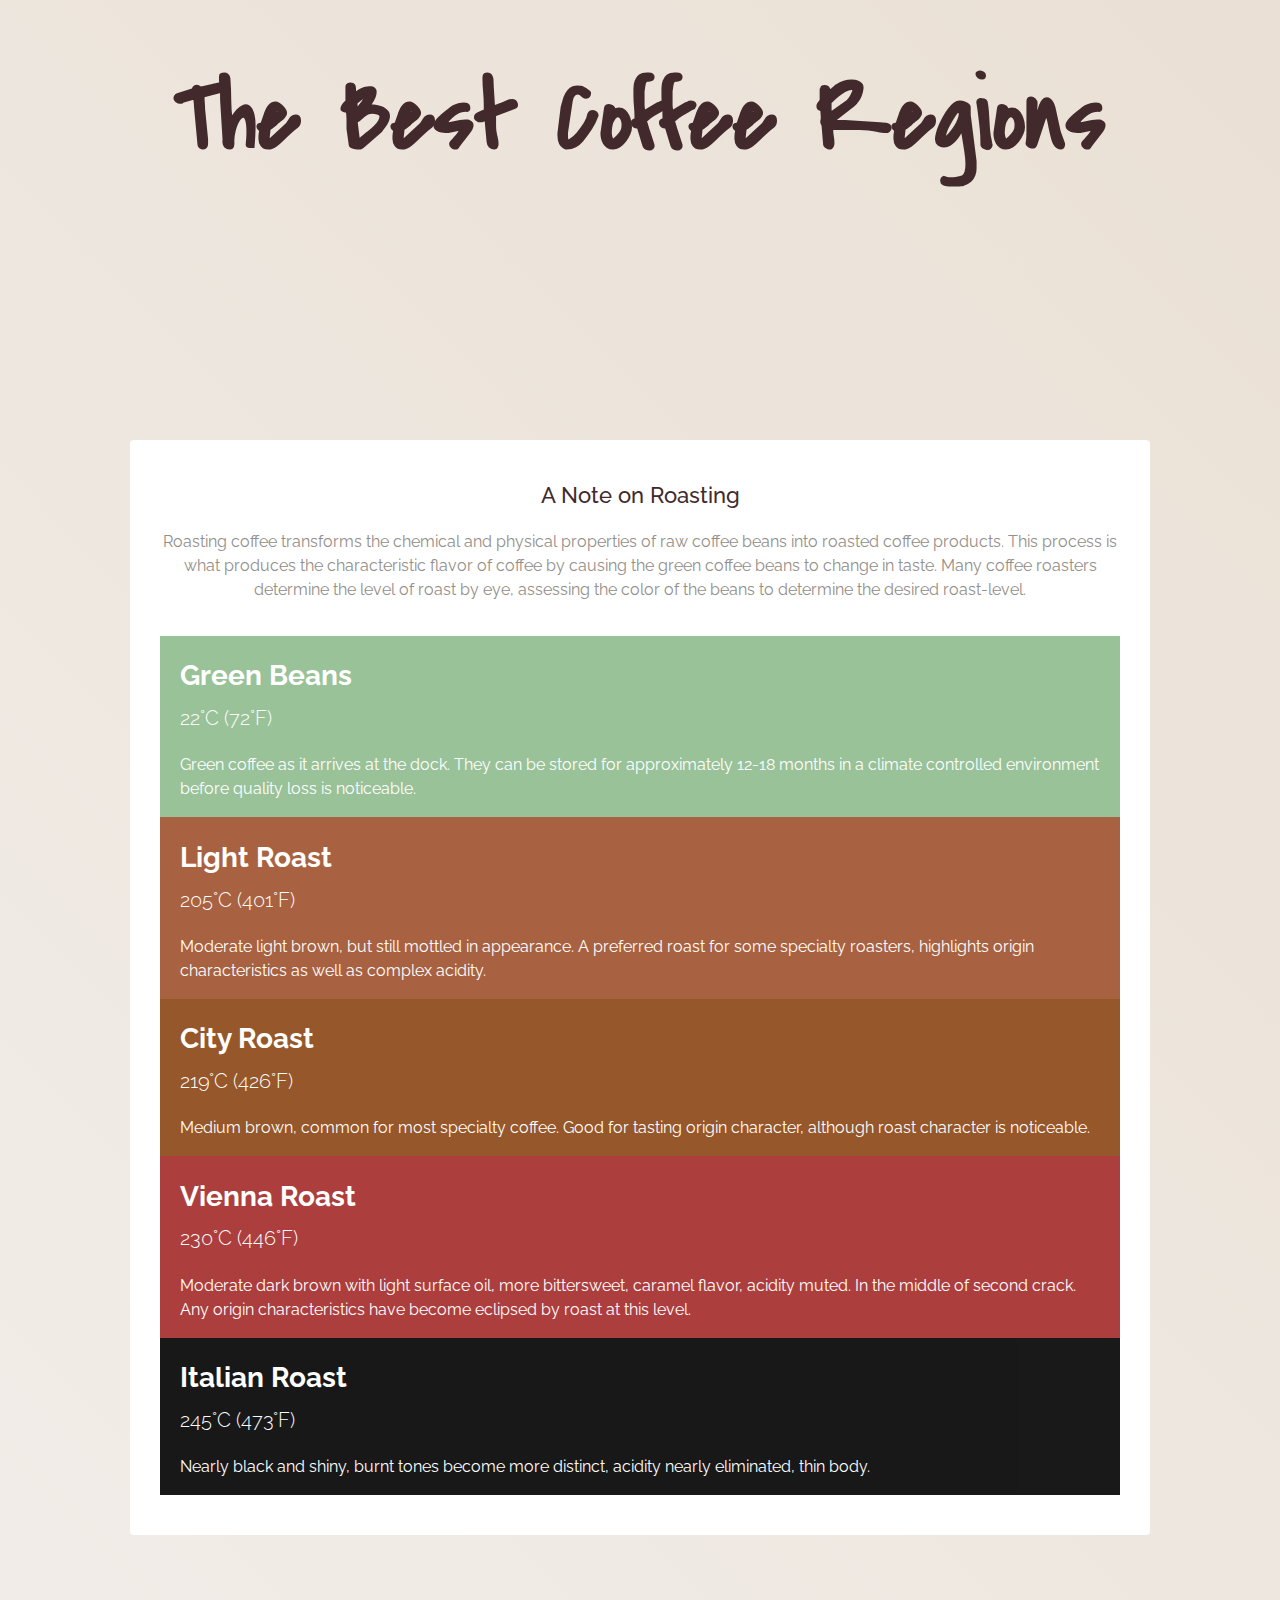
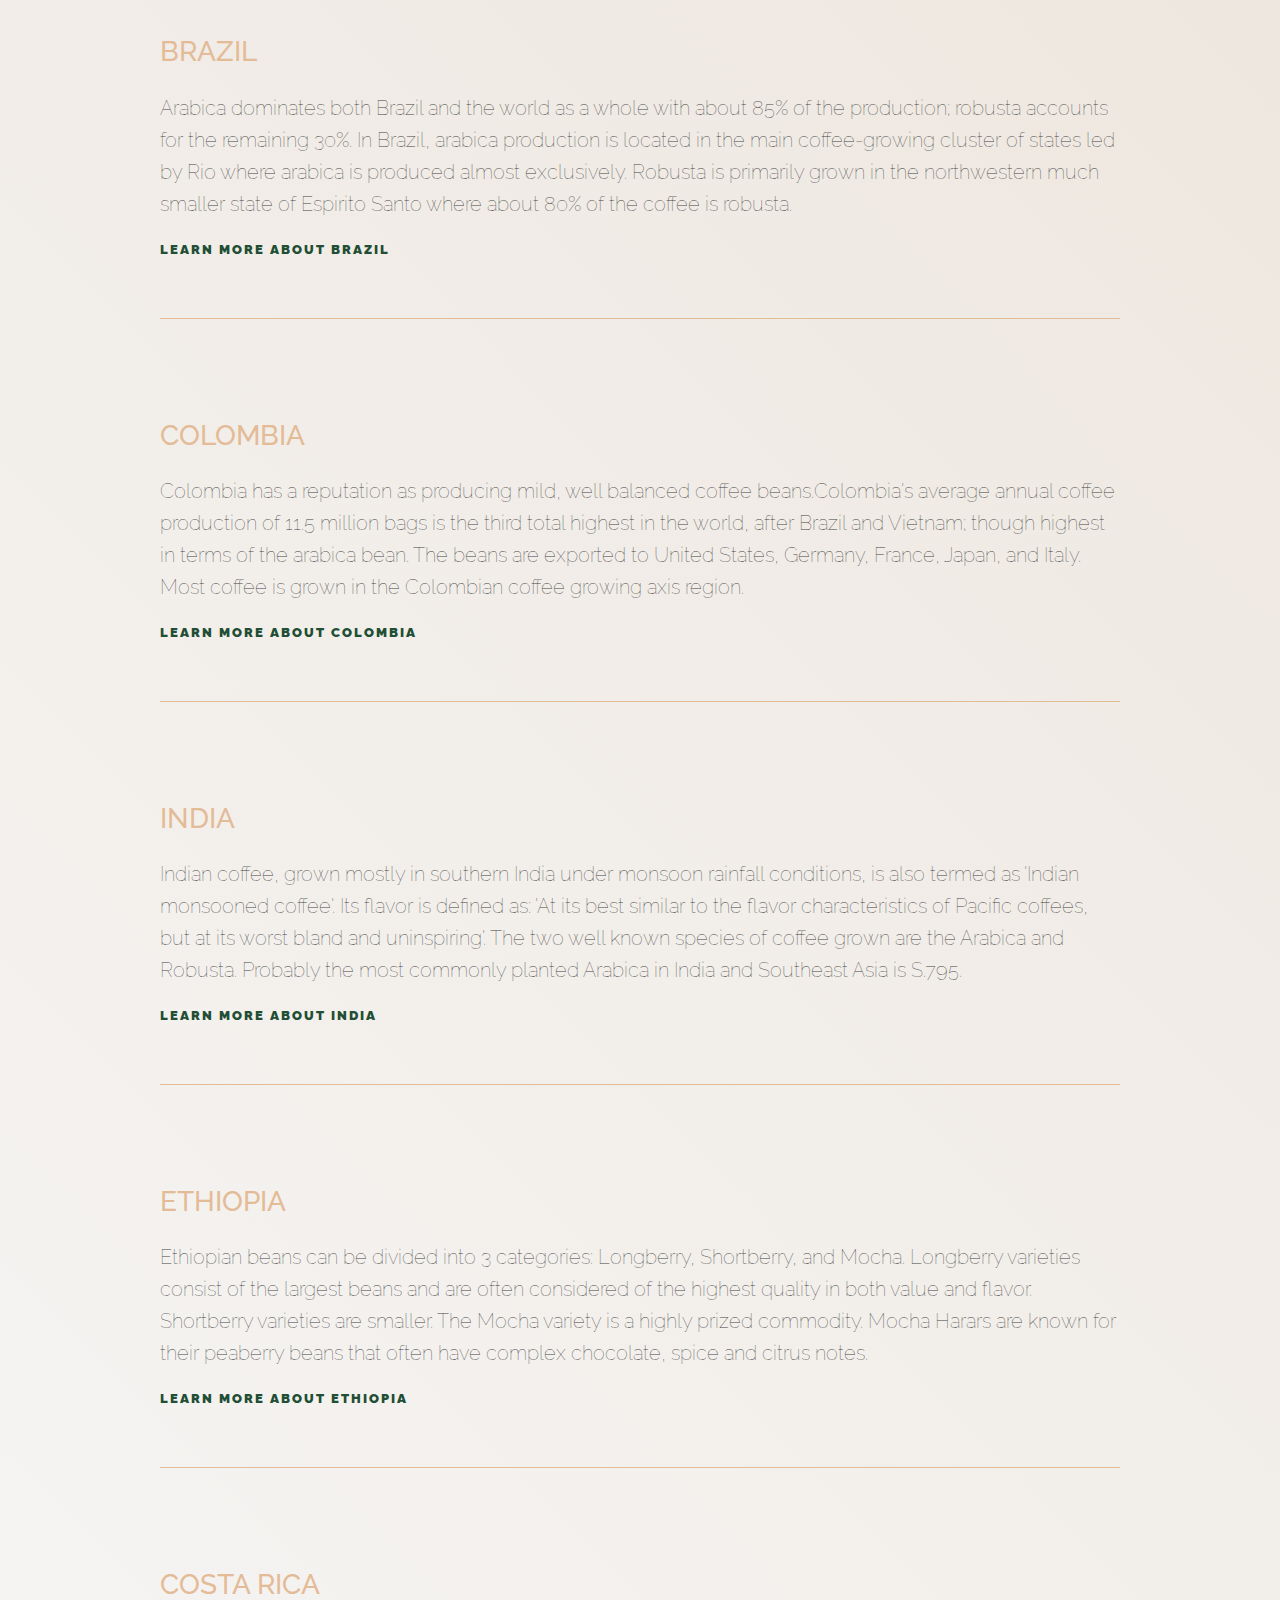
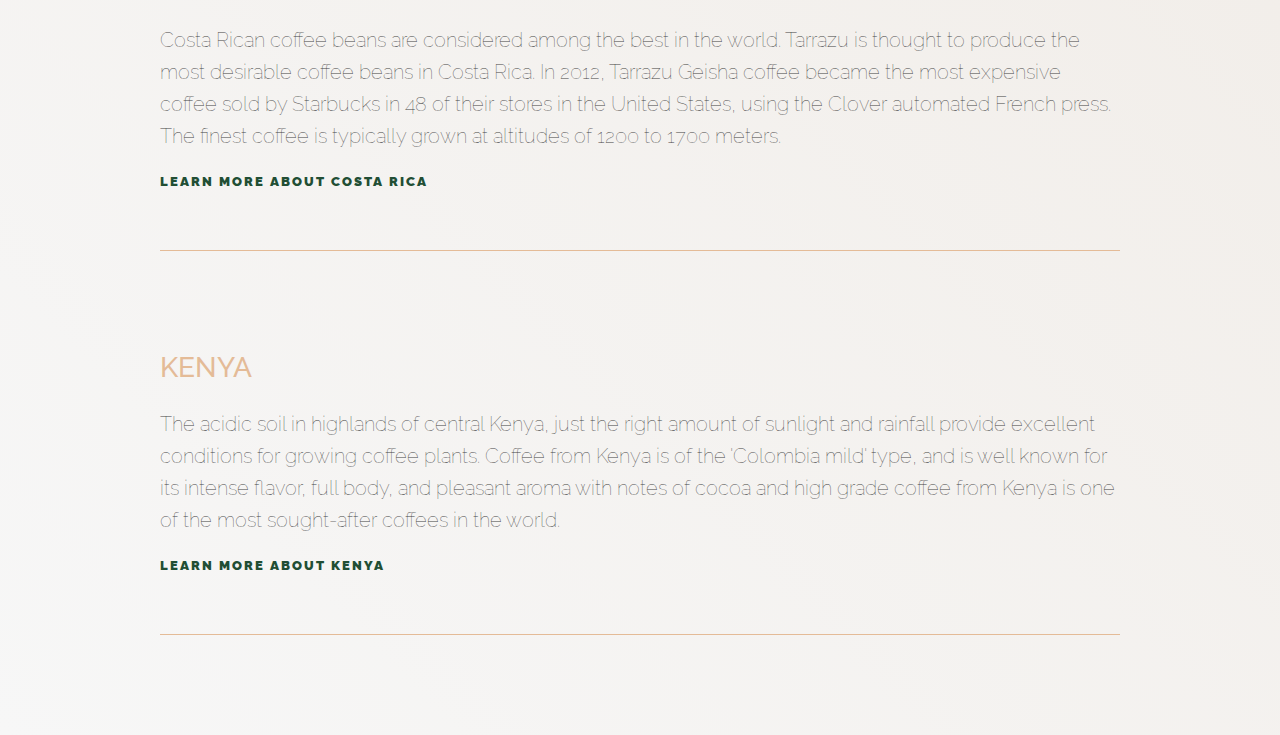
<file: Codemy/Coffee/index.html>
<!DOCTYPE html>
<html>
<head>
  <title>The Best Coffee - By Region</title>
  <link href='https://fonts.googleapis.com/css?family=Covered+By+Your+Grace|Raleway:100,500,600,800' rel='stylesheet'>
  <link rel='stylesheet' href='style.css'>
</head>
<body>

  <div class='header'>
    <h1>The Best Coffee Regions</h1>
  </div>

  <div class='roasting'>
    <h3>A Note on Roasting</h3>
    <p>Roasting coffee transforms the chemical and physical properties of raw coffee beans into roasted coffee products. This process is what produces the characteristic flavor of coffee by causing the green coffee beans to change in taste. Many coffee roasters determine the level of roast by eye, assessing the color of the beans to determine the desired roast-level.</p>
  <br>
      <div class='spectrum'>
        <div class='green'>
          <h4>Green Beans</h4>
          <h5>22&degC (72&degF)</h5>
          <p>Green coffee as it arrives at the dock. They can be stored for approximately 12-18 months in a climate controlled environment before quality loss is noticeable.</p>
        </div>
        <div class='light'>
          <h4>Light Roast</h4>
          <h5>205&degC (401&degF)</h5>
          <p>Moderate light brown, but still mottled in appearance. A preferred roast for some specialty roasters, highlights origin characteristics as well as complex acidity.</p>
        </div>
        <div class='city'>
          <h4>City Roast</h4>
          <h5>219&degC (426&degF)</h5>
          <p>Medium brown, common for most specialty coffee. Good for tasting origin character, although roast character is noticeable.</p>
        </div>
        <div class='vienna'>
          <h4>Vienna Roast</h4>
          <h5>230&degC (446&degF)</h5>
          <p>Moderate dark brown with light surface oil, more bittersweet, caramel flavor, acidity muted. In the middle of second crack. Any origin characteristics have become eclipsed by roast at this level.</p>
        </div>
        <div class='italian'>
          <h4>Italian Roast</h4>
          <h5>245&degC (473&degF)</h5>
          <p>Nearly black and shiny, burnt tones become more distinct, acidity nearly eliminated, thin body.</p>
        </div>
      </div>
  </div>

  <ul>
    <li>
      <h2>Brazil</h2>
      <p>Arabica dominates both Brazil and the world as a whole with about 85% of the production; robusta accounts for the remaining 30%. In Brazil, arabica production is located in the main coffee-growing cluster of states led by Rio where arabica is
        produced almost exclusively. Robusta is primarily grown in the northwestern much smaller state of Espirito Santo where about 80% of the coffee is robusta.</p>
      <a href='#'>Learn More about Brazil</a>
    </li>
    <li>
      <h2>Colombia</h2>
      <p>Colombia has a reputation as producing mild, well balanced coffee beans.Colombia's average annual coffee production of 11.5 million bags is the third total highest in the world, after Brazil and Vietnam; though highest in terms of the arabica
        bean. The beans are exported to United States, Germany, France, Japan, and Italy. Most coffee is grown in the Colombian coffee growing axis region.</p>
      <a href='#'>Learn More about Colombia</a>
    </li>
    <li>
      <h2>India</h2>
      <p>Indian coffee, grown mostly in southern India under monsoon rainfall conditions, is also termed as 'Indian monsooned coffee'. Its flavor is defined as: 'At its best similar to the flavor characteristics of Pacific coffees, but at its worst bland and uninspiring'. The two well known species of coffee grown are the Arabica and Robusta. Probably the most commonly planted Arabica in India and Southeast Asia is S.795.</p>
      <a href='#'>Learn More about India</a>
    </li>
    <li>
      <h2>Ethiopia</h2>
      <p>Ethiopian beans can be divided into 3 categories: Longberry, Shortberry, and Mocha. Longberry varieties consist of the largest beans and are often considered of the highest quality in both value and flavor. Shortberry varieties are smaller. The Mocha variety is a highly prized commodity. Mocha Harars are known for their peaberry beans that often have complex chocolate, spice and citrus notes.</p>
      <a href='#'>Learn More about Ethiopia</a>
    </li>
    <li>
      <h2>Costa Rica</h2>
      <p>Costa Rican coffee beans are considered among the best in the world. Tarrazu is thought to produce the most desirable coffee beans in Costa Rica. In 2012, Tarrazu Geisha coffee became the most expensive coffee sold by Starbucks in 48 of their stores in the United States, using the Clover automated French press. The finest coffee is typically grown at altitudes of 1200 to 1700 meters.</p>
      <a href='#'>Learn More about Costa Rica</a>
    </li>
    <li>
      <h2>Kenya</h2>
      <p>The acidic soil in highlands of central Kenya, just the right amount of sunlight and rainfall provide excellent conditions for growing coffee plants. Coffee from Kenya is of the 'Colombia mild' type, and is well known for its intense flavor, full body, and pleasant aroma with notes of cocoa and high grade coffee from Kenya is one of the most sought-after coffees in the world.</p>
      <a href='#'>Learn More about Kenya</a>
    </li>
  </ul>

</body>
</html>
</file>
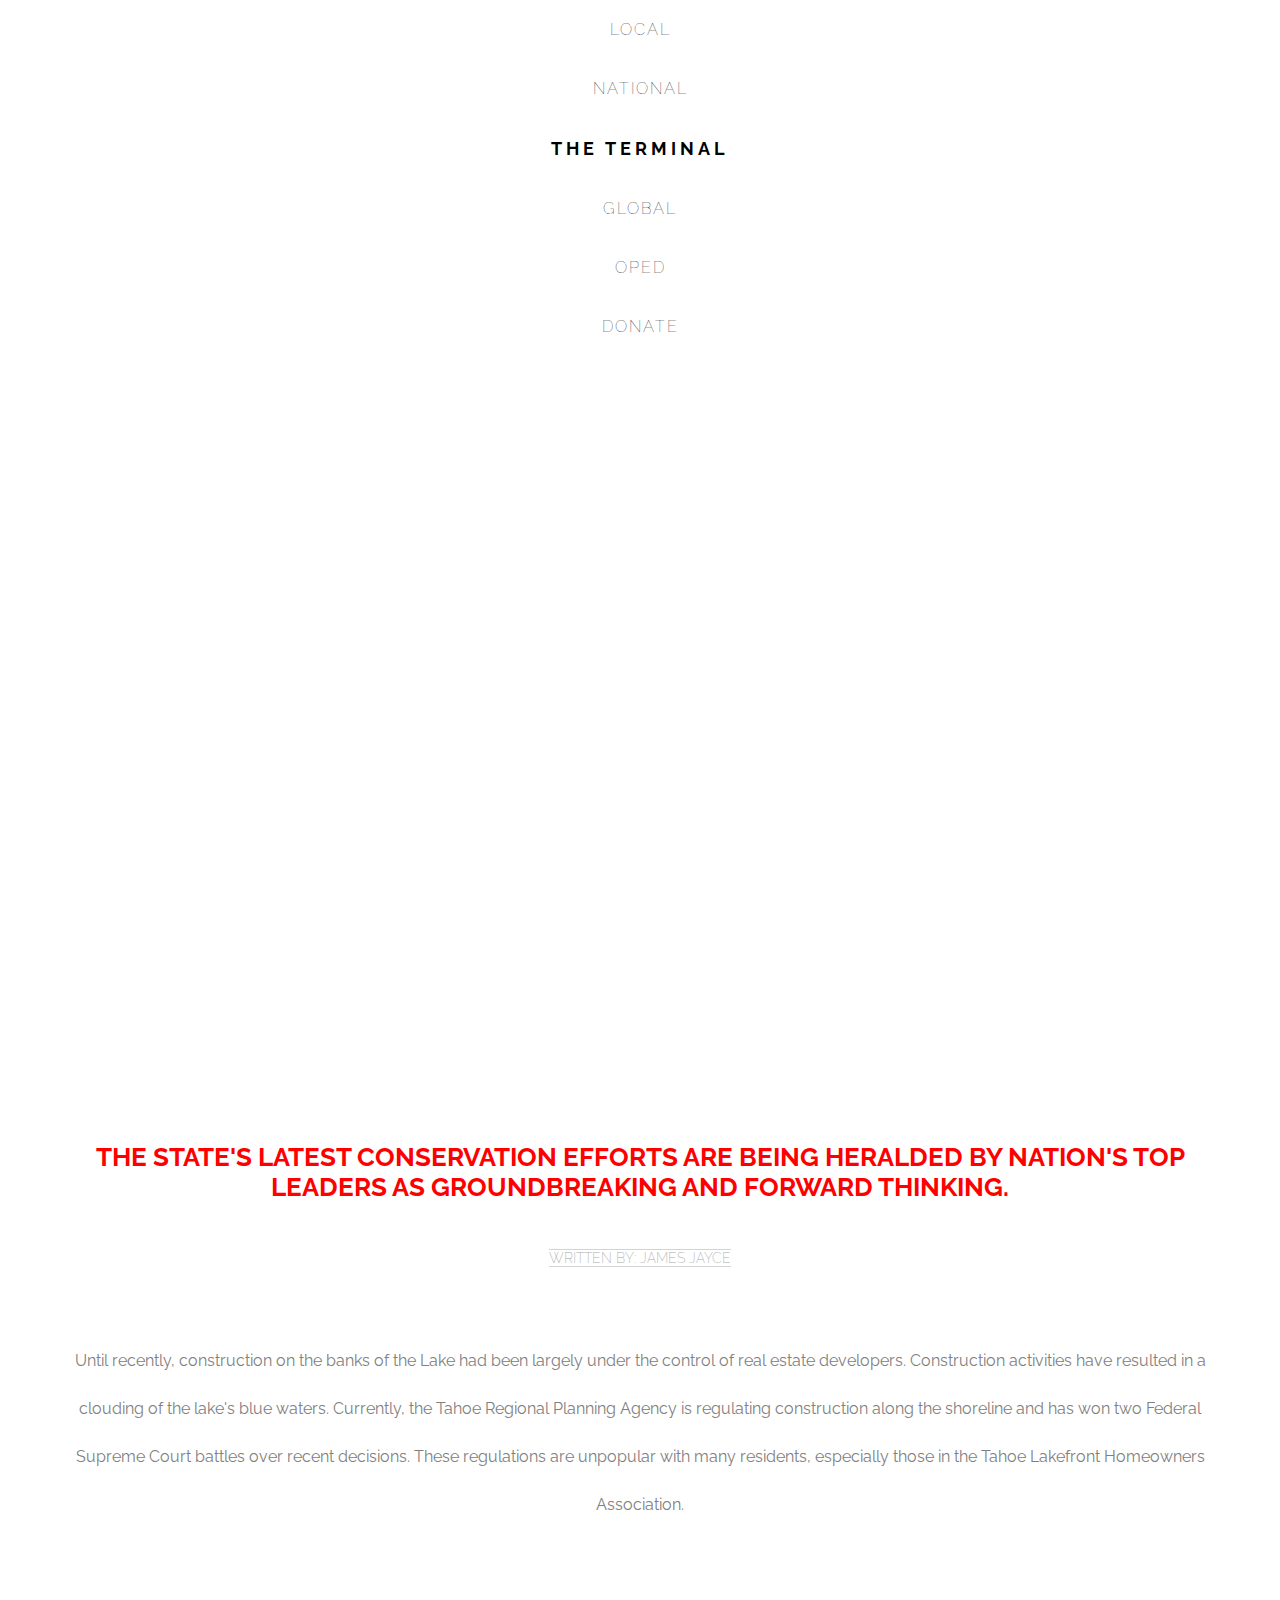
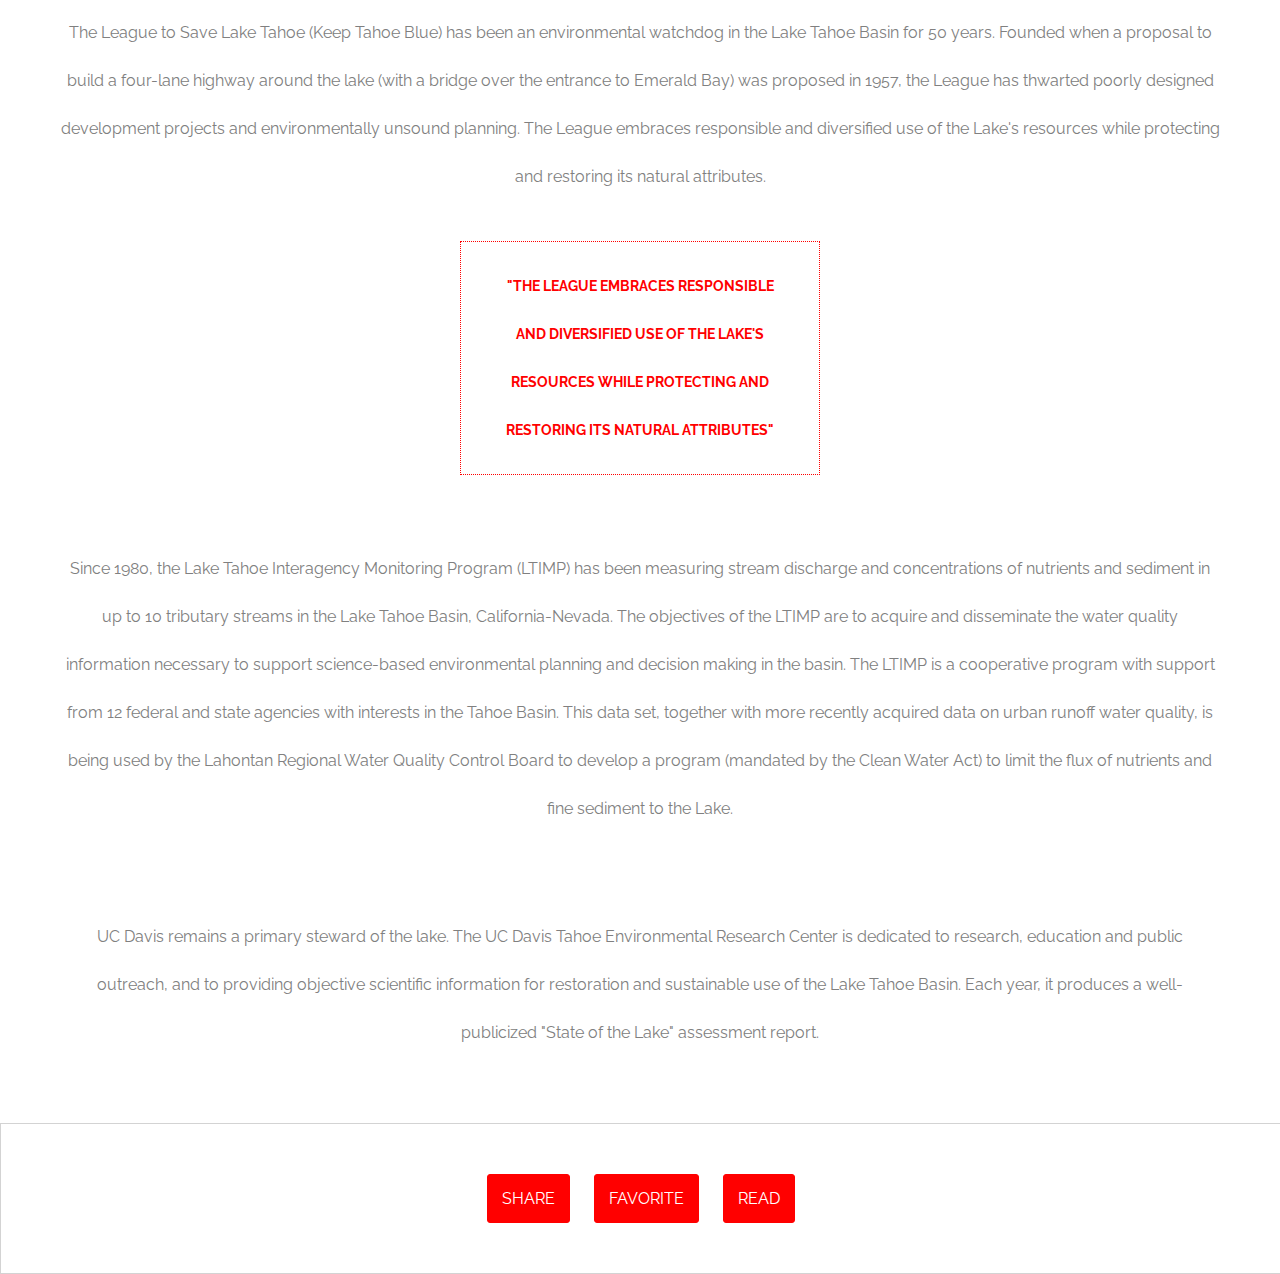
<file: Codemy/Lake Tahoe/index.html>
<!DOCTYPE html>
<html>
<head>
  <title>The Terminal - Your Source for Fact-Based News</title>
  <link href="https://fonts.googleapis.com/css?family=Amatic+SC|Raleway:100,200,600,700" rel="stylesheet">
  <link rel="stylesheet" href="style.css">
</head>
<body>

  <nav class="navigation">
    <ul>
      <li>LOCAL</li>
      <li>NATIONAL</li>
      <li class="logo">THE TERMINAL</li>
      <li>GLOBAL</li>
      <li>OPED</li>
      <li class="donate">DONATE</li>
    </ul>
  </nav>

  <div id="banner">
    <div class="content">
      <h1>Conservation Efforts at Lake Tahoe Being Praised by Nation's Leaders</h1>
    </div>
  </div>

  <div id="main" class="content">
    <h3>THE STATE'S LATEST CONSERVATION EFFORTS ARE BEING HERALDED BY NATION'S TOP LEADERS AS GROUNDBREAKING AND FORWARD THINKING.</h3>
    <span class="byline">WRITTEN BY: JAMES JAYCE</span>
    <p>Until recently, construction on the banks of the Lake had been largely under the control of real estate developers. Construction activities have resulted in a clouding of the lake's blue waters. Currently, the Tahoe Regional Planning Agency is regulating construction along the shoreline and has won two Federal Supreme Court battles over recent decisions. These regulations are unpopular with many residents, especially those in the Tahoe Lakefront Homeowners Association.</p>

    <p>The League to Save Lake Tahoe (Keep Tahoe Blue) has been an environmental watchdog in the Lake Tahoe Basin for 50 years. Founded when a proposal to build a four-lane highway around the lake (with a bridge over the entrance to Emerald Bay) was proposed in 1957, the League has thwarted poorly designed development projects and environmentally unsound planning. The League embraces responsible and diversified use of the Lake's resources while protecting and restoring its natural attributes.</p>

    <div class="pull-quote">
      <h2>"THE LEAGUE EMBRACES RESPONSIBLE AND DIVERSIFIED USE OF THE LAKE'S RESOURCES WHILE PROTECTING AND RESTORING ITS NATURAL ATTRIBUTES"</h2>
    </div>

    <p>Since 1980, the Lake Tahoe Interagency Monitoring Program (LTIMP) has been measuring stream discharge and concentrations of nutrients and sediment in up to 10 tributary streams in the Lake Tahoe Basin, California-Nevada. The objectives of the LTIMP are to acquire and disseminate the water quality information necessary to support science-based environmental planning and decision making in the basin. The LTIMP is a cooperative program with support from 12 federal and state agencies with interests in the Tahoe Basin. This data set, together with more recently acquired data on urban runoff water quality, is being used by the Lahontan Regional Water Quality Control Board to develop a program (mandated by the Clean Water Act) to limit the flux of nutrients and fine sediment to the Lake.</p>

    <p>UC Davis remains a primary steward of the lake. The UC Davis Tahoe Environmental Research Center is dedicated to research, education and public outreach, and to providing objective scientific information for restoration and sustainable use of the Lake Tahoe Basin. Each year, it produces a well-publicized "State of the Lake" assessment report.</p>
  </div>

  <div class="share">
    <a href="#">SHARE</a>
    <a href="#">FAVORITE</a>
    <a href="#">READ</a>
  </div>

</body>
</html>
</file>
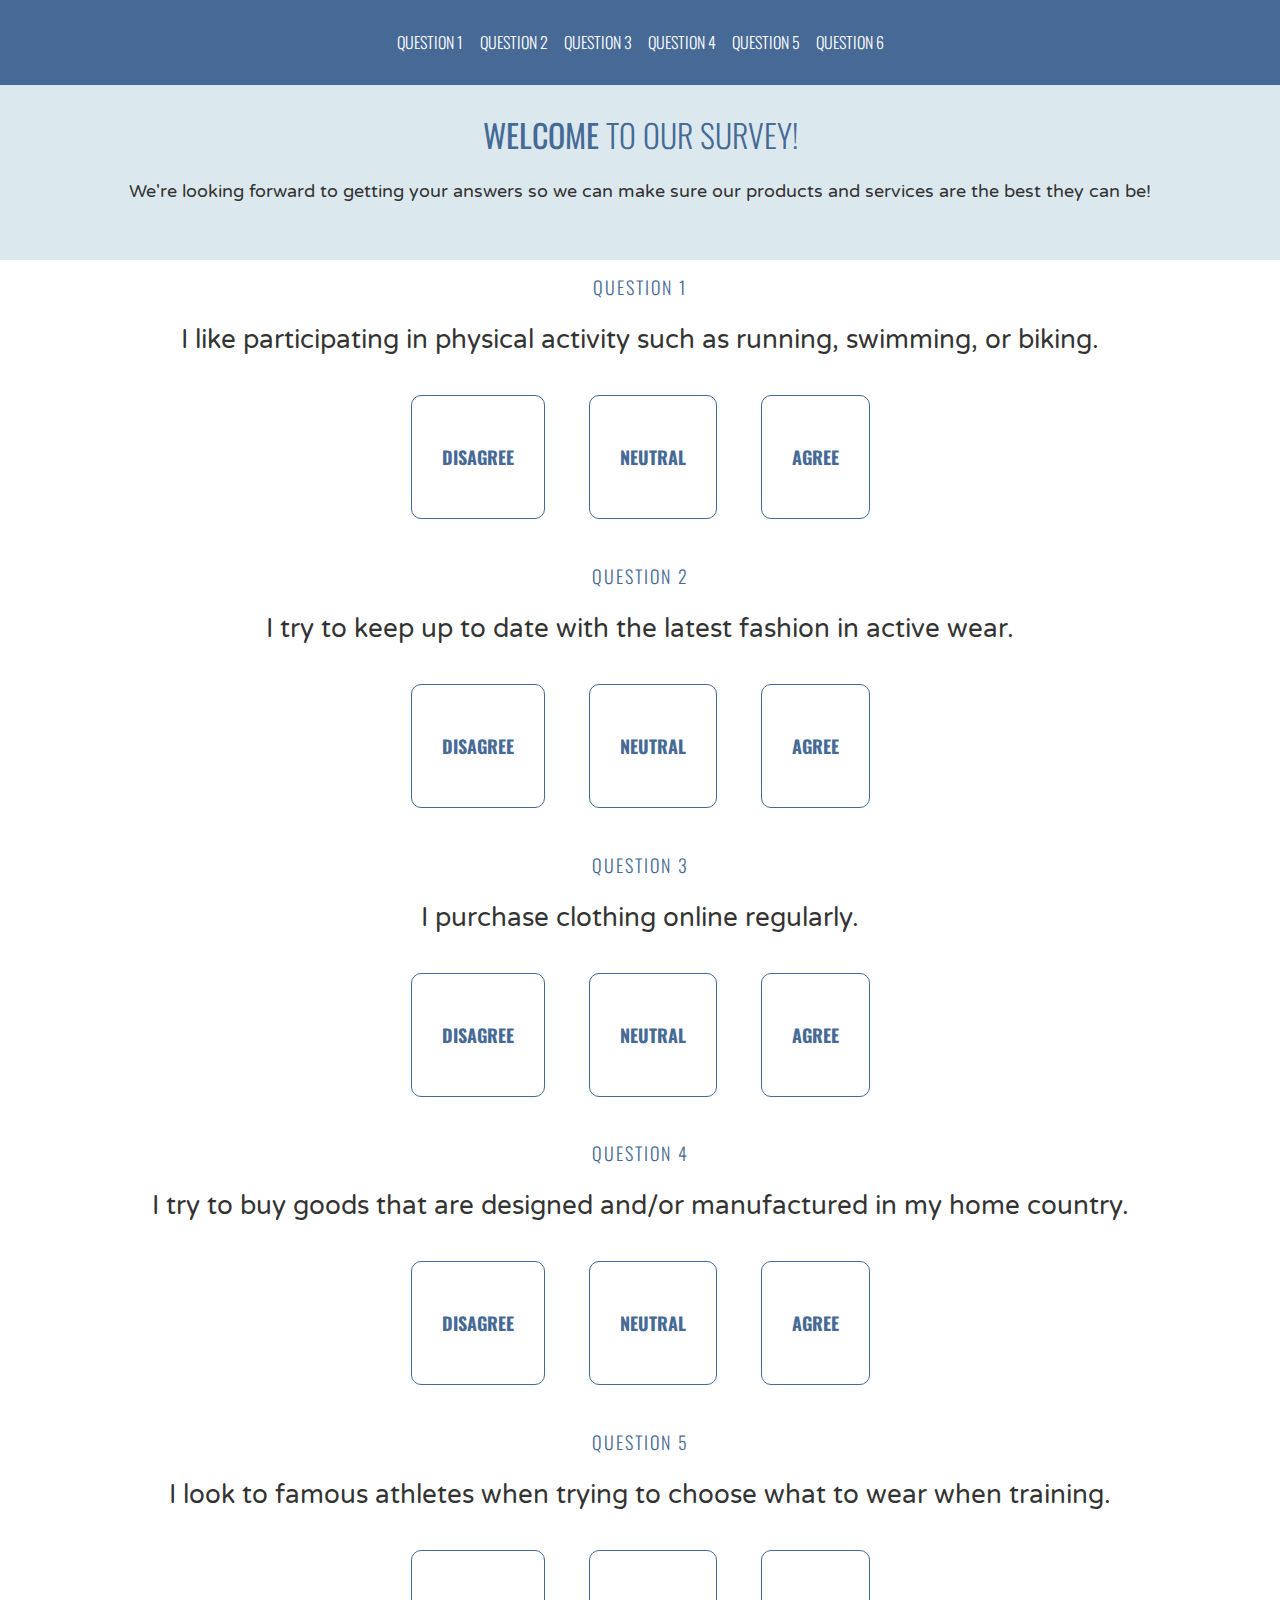
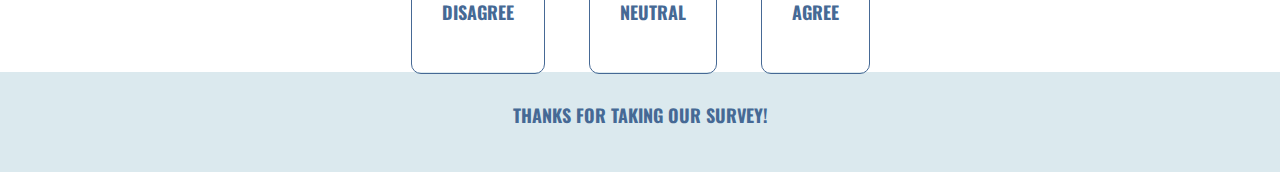
<file: Codemy/Survey/index.html>
<!DOCTYPE html>
<html>
<head>
    <title>Please Participate in Our Survey!</title>
    <link href="https://fonts.googleapis.com/css?family=Oswald:300,700|Varela+Round" rel="stylesheet">
    <link rel="stylesheet" href="style.css">
</head>
<body>

  <header>
    <ul>
      <li>Question 1</li>
      <li>Question 2</li>
      <li>Question 3</li>
      <li>Question 4</li>
      <li>Question 5</li>
      <li>Question 6</li>
    </ul>
  </header>
  
  <div class="welcome">
    <h1><strong>Welcome</strong> to our survey!</h1>
    <p>We're looking forward to getting your answers so we can make sure our products and services are the best they can be!</p>
  </div>

  <div class="question">
    <h4>Question 1</h4>
    <h2>I like participating in physical activity such as running, swimming, or biking.</h2>

    <div class="answer">
      <h3>Disagree</h3>
    </div>

    <div class="answer">
      <h3>Neutral</h3>
    </div>

    <div class="answer">
      <h3>Agree</h3>
    </div>
  </div>

  <div class="question">
    <h4>Question 2</h4>
    <h2>I try to keep up to date with the latest fashion in active wear.</h2>

    <div class="answer">
      <h3>Disagree</h3>
    </div>

    <div class="answer">
      <h3>Neutral</h3>
    </div>

    <div class="answer">
      <h3>Agree</h3>
    </div>
  </div>

  <div class="question">
    <h4>Question 3</h4>
    <h2>I purchase clothing online regularly.</h2>

    <div class="answer">
      <h3>Disagree</h3>
    </div>

    <div class="answer">
      <h3>Neutral</h3>
    </div>

    <div class="answer">
      <h3>Agree</h3>
    </div>
  </div>

  <div class="question">
    <h4>Question 4</h4>
    <h2>I try to buy goods that are designed and/or manufactured in my home country.</h2>

    <div class="answer">
      <h3>Disagree</h3>
    </div>

    <div class="answer">
      <h3>Neutral</h3>
    </div>

    <div class="answer">
      <h3>Agree</h3>
    </div>
  </div>

  <div class="question">
    <h4>Question 5</h4>
    <h2>I look to famous athletes when trying to choose what to wear when training.</h2>

    <div class="answer">
      <h3>Disagree</h3>
    </div>

    <div class="answer">
      <h3>Neutral</h3>
    </div>

    <div class="answer">
      <h3>Agree</h3>
    </div>
  </div>
  <footer>
    <h3>Thanks for taking our survey!</h3>
  </footer>

</body>
</html>
</file>
<file: Codemy/Coffee/style.css>
body {
    padding: 0;
    margin: 0;
    background: #F7F7F7;
    /* Old browsers */
    background: -moz-linear-gradient(45deg, #F7F7F7 0%, #EAE0D5 100%);
    /* FF3.6-15 */
    background: -webkit-linear-gradient(45deg, #F7F7F7 0%, #EAE0D5 100%);
    /* Chrome10-25,Safari5.1-6 */
    background: linear-gradient(45deg, #F7F7F7 0%, #EAE0D5 100%);
  }
  
  /** Header styles **/
  .header {
    background-image: url(https://images.unsplash.com/photo-1455267847942-f4fdb784f0c5?dpr=1&auto=format&crop=entropy&fit=crop&w=1500&h=1000&q=80&cs=tinysrgb);
    height: 400px;
    background-position: center center;
  }
  
  .roasting {
    margin: 40px auto;
    padding: 20px 30px 40px 30px;
    background-color: #FFFFFF;
    overflow: auto;
    width: 75%;
    border-radius: 4px;
    align-self: center;
  }
  
  .roasting p {
    color: #938E89;
    text-align: center;
    line-height: 24px;
    font-family: 'Raleway', sans-serif;
    font-size: 16px;
    font-weight: 400;
  }
  
  .spectrum div {
    font: inherit;
    padding: 0 20px;
    color: #FFFFFF;
    overflow: auto;
    opacity: 0.9;
  }
  
  .spectrum p {
    color: #FFFFFF;
    text-align: left;
  }
  
  /* Roast types */
  .green {
    background-color: darkseagreen;
  }
  
  .light {
    background-color: sienna;
  }
  
  .city {
    background-color: saddlebrown;
  }
  
  .vienna {
    background-color: brown;
  }
  
  .italian {
    background-color: black;
  }
  
  /* Typography */
  h1 {
    color: #41292C;
    font-family: 'Covered By Your Grace', sans-serif;
    font-size: 100px;
    line-height: 76px;
    margin: 0;
    position: relative;
    text-align: center;
    top: 20%;
  }
  
  h2 {
    color: #E4BB97;
    font-family: 'Raleway', sans-serif;
    font-size: 28px;
    font-weight: 500;
    text-align: left;
    text-transform: uppercase;
  }
  
  h3 {
    color: #41292C;
    font-family: 'Raleway', sans-serif;
    font-size: 22px;
    font-weight: 500;
    text-align: center;
  }
  
  h4 {
    font-family: 'Raleway', sans-serif;
    font-size: 28px;
    font-weight: 700;
    line-height: .2em;
  }
  
  h5 {
    font-family: 'Raleway', sans-serif;
    font-size: 20px;
    line-height: .2em;
    font-weight: 300;
  }
  
  /* Page elements */
  ul {
    margin: 0 auto;
    padding: 0;
    width: 75%;
  }
  
  li {
    border-bottom: 1px solid #E4BB97;
    list-style: none;
    margin: 100px 0px;
    padding-bottom: 60px;
  }
  
  p {
    color: #444444;
    line-height: 32px;
    font-family: 'Raleway', sans-serif;
    font-size: 20px;
    font-weight: 100;
  }
  
  a {
    color: #214E34;
    font-family: 'Raleway', sans-serif;
    font-size: 13px;
    font-weight: 900;
    text-align: left;
    text-transform: uppercase;
    text-decoration: none;
    letter-spacing: 2px;
  }
</file>
<file: Codemy/Lake Tahoe/style.css>
body {
    background-color: white;
    font-family: 'Raleway', sans-serif;
    margin: 0;
    padding: 0;
}
  
.navigation ul {
    margin: 0;
    padding: 0;
    text-align: center;
}

.navigation li {
    font-weight: 100;
    letter-spacing: 2px;
    padding: 20px;
}

.navigation  li.logo {
    color: black;
    font-size: 18px;
    font-weight: 700;
    letter-spacing: 4px;
}

#banner {
    background-image: url("https://content.codecademy.com/courses/web-101/unit-6/htmlcss1-img_tahoe.jpeg");
    background-size: cover;
    background-position: bottom center;
    height: 700px;
    width: 100%;
}

#banner .content h1 {
    border: 3px solid white;
    position: relative;
    top: 50px;
    width: 400px;
    margin: 0 auto;
}

#main {
    margin: 0 auto;
    padding: 40px;
    text-align: center;
}

h1 {
    color: white;
    font-size: 42px;
    font-weight: 600;
    text-align: center;
}

h2 {
    border: 1px dotted red;
    color: red;
    font-size: 14px;
    line-height: 48px;
    padding: 20px 30px;
    margin: 30px 20px;
    text-align: center;
}

h3 {
    color: red;
    font-size: 26px;
    font-weight: 700;
    padding: 20px 10px;
}

p {
    color: grey;
    font-size: 16px;
    line-height: 48px;
    margin-top: 60px;
    padding: 10px 20px;
}

.pull-quote {
    margin: 0 auto;
    width: 400px;
}

.byline {
    border-bottom: 1px solid LightGrey;
    border-top: 1px solid LightGrey;
    color: DarkGrey;
    font-size: 14px;
    font-weight: 200;
}

.share {
    border: 1px solid LightGrey;
    padding: 40px 0px;
    position: relative;
    text-align: center;
    width: 100%;
}

.share a {
    background: red;
    border: 1px solid red;
    border-radius: 3px;
    color: white;
    display: inline-block;
    margin: 10px;
    padding: 14px;
    text-decoration: none;
}

.share a:hover {
    background: white;
    border: 1px solid red;
    color: red;
}
</file>
<file: Codemy/Survey/style.css>
body {
    background-color: #FFF;
    margin: 0 auto;
}

header {
    background-color: #466995;
    border-bottom: 1px solid #466995;
    position: fixed;
    width: 100%;
    z-index: 10;
}

ul {
    margin: 30px auto;
    padding: 0 20px;
    text-align: center;
}

li {
    color: #FFF;
    font-family: 'Oswald', sans-serif;
    font-size: 16px;
    font-weight: 300;
    text-transform: uppercase;
    display: inline-block;
    width: 80px;  
}

li:hover {
    color: #DBE9EE;
}

h1 {
    color: #466995;
    font-family: 'Oswald', sans-serif;
    font-size: 32px;
    font-weight: 300;
    text-transform: uppercase;
}

h2 {
    color: #333;
    font-family: 'Varela Round', sans-serif;
    font-size: 26px;
    font-weight: 100;
    margin: 0 auto 20px auto;
}

h3 {
    color: #466995;
    font-family: 'Oswald', sans-serif;
    font-size: 18px;
    text-align: center;
    font-weight: 700;
    text-transform: uppercase;
    padding: 30px;
}

h4 {
    color: #466995;
    font-family: 'Oswald', sans-serif;
    font-size: 18px;
    font-weight: 300;
    letter-spacing: 2px;
    text-align: center;
    text-transform: uppercase
}

p {
    color: #333;
    font-family: 'Varela Round', sans-serif;
    font-size: 18px;
}

footer {
    background-color: #DBE9EE;
    text-align: center;
    height: 100px;
}

.welcome {
    background-color: #DBE9EE;
    box-sizing: border-box;
    padding: 40px;
    text-align: center;
    width: 100%;
    position: relative;
    top: 50px;
}

.question {
    text-align: center;
    position: relative;
    top: 40px;
}

.answer {
    border: 1px solid #466995;
    margin: 20px;
    display: inline-block;
    border-radius: 10px
}

.answer:hover {
    background: #C0D6DF;
    color: #FFF;
}
</file>
